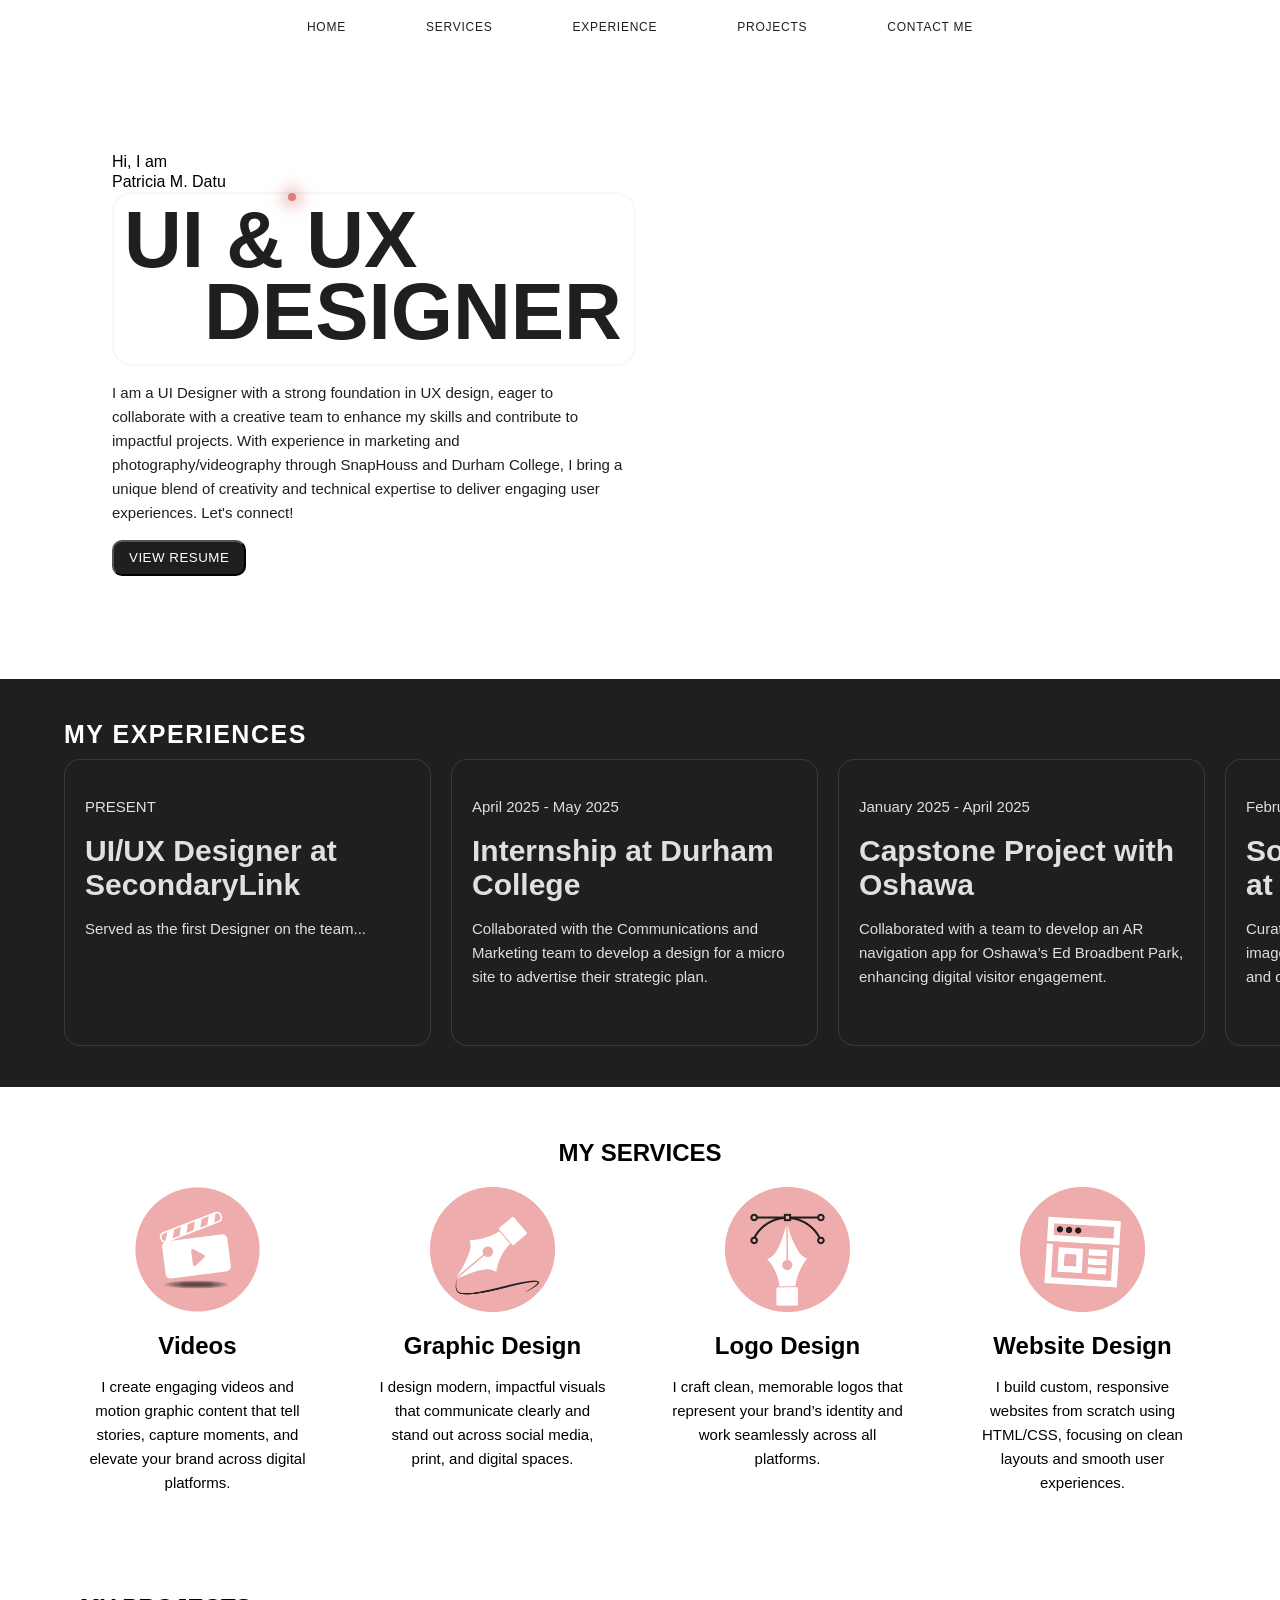
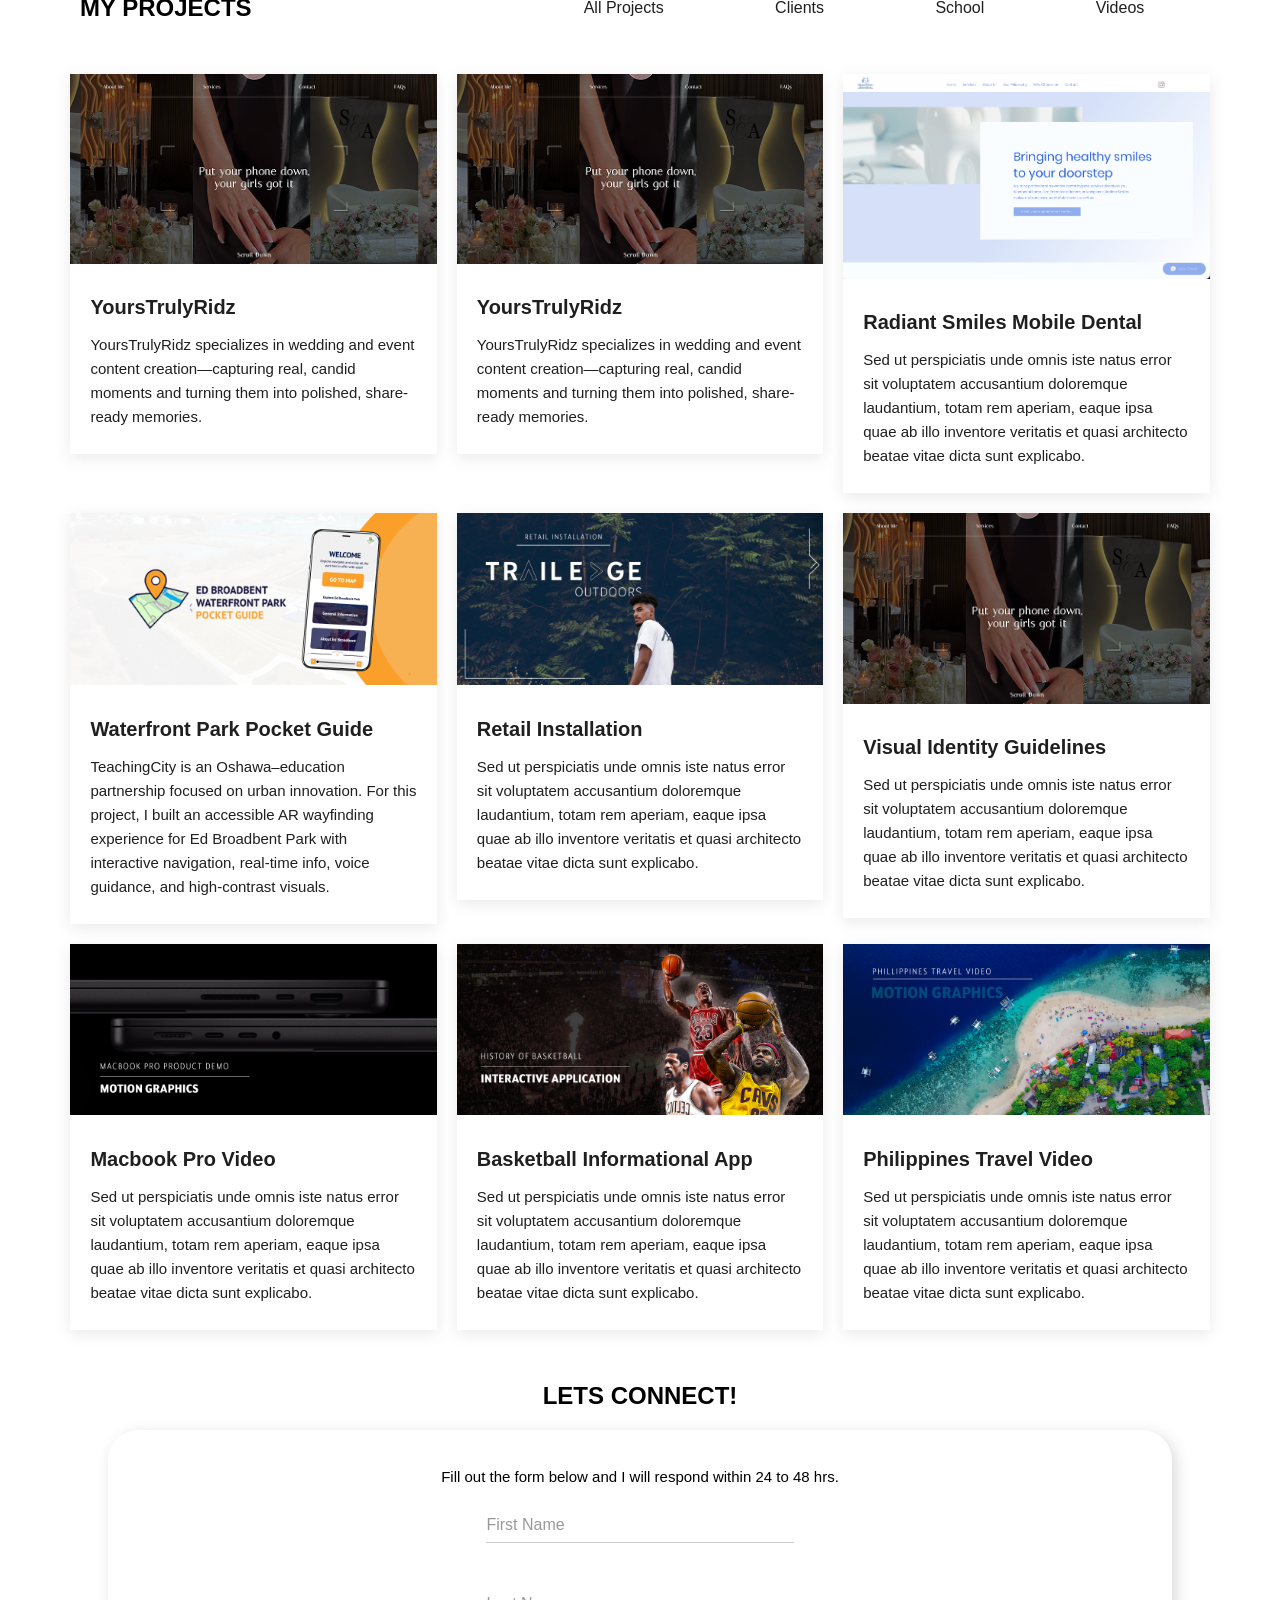
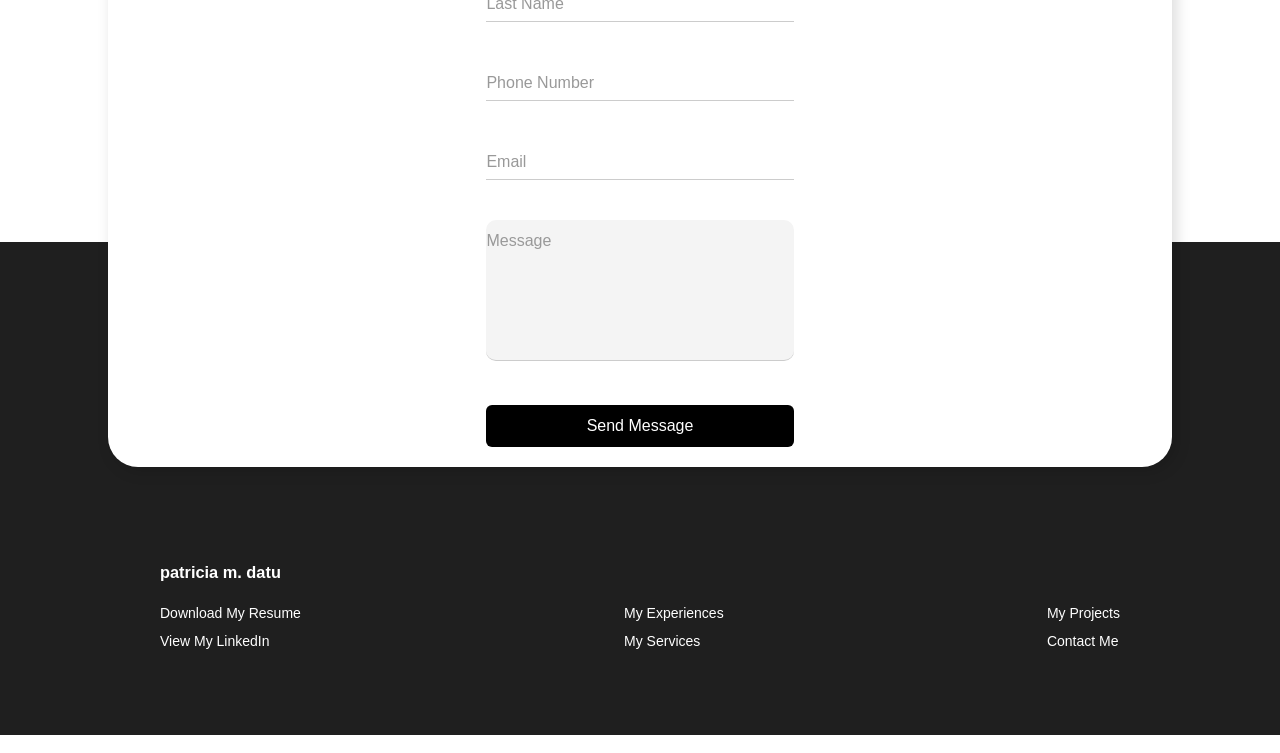
<file: index.html>
<!DOCTYPE html>
<html lang="en">
<head>
    <meta charset="UTF-8">
    <meta name="viewport" content="width=device-width, initial-scale=1.0">
    <title>Patricia M. Datu</title>

    <link href="https://fonts.googleapis.com/css2?family=Inter:wght@100..900&display=swap" rel="stylesheet">
    <link rel="stylesheet" href="styles.css">

</head>
<body>
    <header class="main-header">
        <div class="button"><a href="#home">HOME</a></div>
        <div class="button"><a href="#services">SERVICES</a></div>
        <div class="button"><a href="#experience">EXPERIENCE</a></div>
        <div class="button"><a href="#projects">PROJECTS</a></div>
        <div class="button"><a href="#contact">CONTACT ME</a></div>
    </header>

    <div class="mobile-menu home-btn"></div>
    <div class="mobile-header-title-container">
        <div class="button"><a href="#services">SERVICES</a></div>
        <div class="button"><a href="#experience">EXPERIENCE</a></div>
        <div class="button"><a href="#projects">PROJECTS</a></div>
        <div class="button"><a href="#contact">CONTACT ME</a></div>
    </div>

    <section class="landing-container" id="home">
        <video autoplay loop src="./assets/particles-bg.mp4" 
            style="width: 100vw;
            height: 100%;
            z-index: -1;
            position: absolute;
            left: 0 !important;
            opacity: 60%;"
        ></video>
        <div class="left-container"
        style="background-color: #ffffff99;
        padding: 2rem;
        border-radius: 30px;">
            <div id="landing-greeting">
                <div>Hi, I am</div>
                <div>Patricia M. Datu</div>

                <div class="ui-ux-designer">
                    <div>UI & UX</div>
                    <div class="indent">DESIGNER</div>
                </div>

                <p>I am a UI Designer with a strong foundation in UX design, eager to collaborate with a creative team to enhance my skills and contribute to impactful projects. With experience in marketing and photography/videography through SnapHouss and Durham College, I bring a unique blend of creativity and technical expertise to deliver engaging user experiences. Let's connect!</p>
                
                <button><a href="./assets/patriciamdatu_RESUME.pdf" target="_blank">VIEW RESUME</a></button>
            </div>
        </div>

        <div class="right-container">
            <!-- <img src="./assets/landing-headshot.png" alt=""> -->
        </div>
    </section>
        
    <section class="main-experiences-container" id="experience">
        <div class="title-container">
            <h1>MY EXPERIENCES</h1>
        </div>

        <div class="card-container">
            <div class="card" id="SecondaryLink-card">
                <p class="date">PRESENT</p>
                <h2 class="position">UI/UX Designer at SecondaryLink</h2>
                <p class="description">Served as the first Designer on the team...</p>
            </div>

            <div class="card" id="Internship-card">
                <p class="date">April 2025 - May 2025</p>
                <h2 class="position">Internship at Durham College</h2>
                <p class="description">Collaborated with the Communications and Marketing team to develop a design for a micro site to advertise their strategic plan.</p>
            </div>

            <div class="card" id="Capstone-card">
                <p class="date">January 2025 - April 2025</p>
                <h2 class="position">Capstone Project with Oshawa</h2>
                <p class="description">Collaborated with a team to develop an AR navigation app for Oshawa’s Ed Broadbent Park, enhancing digital visitor engagement.</p>
            </div>

            <div class="card" id="SocialMedia-card">
                <p class="date">February 2025 - May 2025</p>
                <h2 class="position">Social Media Assistant at Durham College</h2>
                <p class="description">Curating and publishing video content and images across Durham College’s social media and digital platforms.</p>
            </div>

            <div class="card" id="YoursTruly-card">
                <p class="date">November 2024 - Present</p>
                <h2 class="position">Freelance for YoursTrulyRidz</h2>
                <p class="description">Created a server through Web Hosting Canada and managing their custom website and emails.</p>
            </div>

            <div class="card" id="CMO-card">
                <p class="date">2024 - 2025</p>
                <h2 class="position">Chief Marketing Officer at SnapHouss</h2>
                <p class="description">Spearheaded marketing and brand strategies to expand SnapHouss' market presence.</p>
            </div>

            <div class="card" id="CreativeManager">
                <p class="date">2023 - 2024</p>
                <h2 class="position">Creative Manager at SnapHouss</h2>
                <p class="description">Directed visual content strategy, capturing and editing professional real estate media.</p>
            </div>

            <div class="card" id="Bestbuy">
                <p class="date">2021 - 2025</p>
                <h2 class="position">Sales Advisor at Best Buy Canada</h2>
                <p class="description">Increased revenue by 20% YoY through strategic sales and upselling techniques.</p>
            </div>
        </div>
    </section>

    <!-- EXPERIENCES START -->
    <div class="experience SecondaryLink">
        <div class="flex-1">
            <!-- Position -->
            <h1>UI/UX DESIGNER</h1>
            <!-- Comany Name -->
            <h3>AT SECONDARYLINK</h3>
            <!-- Same desc -->
            <p>Served as the first Designer on the team, establishing consistent branding and design standards across all products.</p>
        </div>

        <div class="flex-2">
            <li>Led the full website revamp (25+ pages and product tools), integrating successful features to improve user flow, accessibility, and AODA compliance.</li>
            <li>Created wireframes, mockups, and motion graphics using Figma, Illustrator, Photoshop, After Effects, and Premiere Pro; developed brand guides and color systems for visual consistency.</li>
            <li>Collaborated with developers by using HTML, CSS, and Angular, conducting design reviews, and providing feedback to ensure accurate implementation and usability.</li>
            <li>Organized design systems and version control in Notion, managed timelines, and aligned cross-functional teams to deLiver projects efficiently.</li>
        </div>
    </div>

    <div class="experience Internship">
        <div class="flex-1">
            <!-- Position -->
            <h1>INTERNSHIP</h1>
            <!-- Comany Name -->
            <h3>AT DURHAM COLLEGE</h3>
            <!-- Same desc -->
            <p>Served as the first Designer on the team, establishing consistent branding and design standards across all products.</p>
        </div>

        <div class="flex-2">
            <li>Created animated assets using After Effects and Lottie to enhance web compatibility.</li>
            <li>Used Figma, Photoshop, and Illustrator to create working prototypes.</li>
            <li>Assisting in the design, brainstorming, and partaking in the board meetings to represent a students perspective of their roll out plans.</li>
        </div>
    </div>

    <div class="experience Capstone">
        <div class="flex-1">
            <!-- Position -->
            <h1>CAPSTONE PROJECT</h1>
            <!-- Comany Name -->
            <h3>AT THE CITY OF OSHAWA</h3>
            <!-- Same desc -->
            <p>Collaborated with a team to develop an AR navigation app for Oshawa’s Ed Broadbent Park, enhancing digital visitor engagement.</p>
        </div>

        <div class="flex-2">
            <li>Used Figma to create Hi-fidelity/Low-fidelity wireframes, and working prototypes to present to the City of Oshawa.</li>
            <li>Managing content curation, metadata structuring, and UX design to optimize user experience.</li>
            <li>Created visually appealing signage that is meant to be displayed throughout the park by December 2025.</li>
            <li>Ensuring AODA compliance for accessibility and inclusivity across digital platforms.</li>
        </div>
    </div>    

    <div class="experience SocialMedia">
        <div class="flex-1">
            <!-- Position -->
            <h1>SOCIAL MEDIA</h1>
            <!-- Comany Name -->
            <h3>AT DURHAM COLLEGE</h3>
            <!-- Same desc -->
            <p>Curating and publishing video content and images across Durham College’s social media and digital platforms.</p>
        </div>

        <div class="flex-2">
            <li>Photographed/videographed events happening on campus.</li>
            <li>Used Adobe Premiere and After Effects to edit and enhance social media videos.</li>
            <li>Working closely with the Communications and Marketing team to execute content distribution strategies</li>
        </div>
    </div>   

    <div class="experience YoursTruly">
        <div class="flex-1">
            <!-- Position -->
            <h1>FREELANCE</h1>
            <!-- Comany Name -->
            <h3>FOR YOURSTRULYRIDZ</h3>
            <!-- Same desc -->
            <p>Created a server through Web Hosting Canada and managing their custom website and emails.</p>
        </div>

        <div class="flex-2">
            <li>Built the website from scratch with HTML, CSS, and Javascript and all assets using the Adobe Suite.</li>
            <li>Created a custom personalized digital album to deliver to their clients 24 hours after an event.</li>
            <li>I upload content to a custom url and deliver the content to the client the following morning.</li>
            <li>Designed the full branding from logo, social media posts, advertisements, custom invoices, client contracts, and partnership packages.</li>
        </div>
    </div>   
 
    <div class="experience CMO">
        <div class="flex-1">
            <!-- Position -->
            <h1>CHIEF MARKETING OFFICER</h1>
            <!-- Comany Name -->
            <h3>AT SNAPHOUSS</h3>
            <!-- Same desc -->
            <p>Spearheaded marketing and brand strategies to expand SnapHouss' market presence.</p>
        </div>

        <div class="flex-2">
            <li>Managed client relations, ensuring seamless communication and superior service.</li>
            <li>Led targeted outreach, established rapport with brokerages and increased SnapHouss market shares by 25% YoY</li>
            <li>Conducted virtual training and performance assessments for franchise partners to ensure quality standards and brand consistency.</li>
        </div>
    </div>   
 
    <div class="experience CreativeManager">
        <div class="flex-1">
            <!-- Position -->
            <h1>CREATIVE MANAGER</h1>
            <!-- Comany Name -->
            <h3>AT SNAPHOUSS</h3>
            <!-- Same desc -->
            <p>Directed visual content strategy, capturing and editing professional real estate media.</p>
        </div>

        <div class="flex-2">
            <li>Enhanced team efficiency by directing operational tasks such as; team schedules, invoicing, and workflow optimization</li>
            <li>Managed SnapHouss Toronto's communications, overseeing emails, calls, and client solutions while leading and coordinating the team.</li>
        </div>
    </div>   

    <div class="experience Bestbuy">
        <div class="flex-1">
            <!-- Position -->
            <h1>SALES ADVISOR</h1>
            <!-- Comany Name -->
            <h3>AT BEST BUY CANADA</h3>
            <!-- Same desc -->
            <p>Increased revenue by 20% YoY through strategic sales and upselling techniques.</p>
        </div>

        <div class="flex-2">
            <li>Provided expert guidance on Apple products as an Apple Master, driving brand growth.</li>
            <li>Delivered tailored customer solutions, ensuring high satisfaction and retention.</li>
        </div>
    </div>   

    <!-- EXPERIENCES END -->
    <section class="services-container" id="services">
        <h1>MY SERVICES</h1>

        <div class="card-container">
            <div class="service-card">
                <img style="width: 125px" src="./assets/video-icon.png" alt="">
                <h2>Videos</h2>
                <p>I create engaging videos and motion graphic content that tell stories, capture moments, and elevate your brand across digital platforms.</p>
            </div>

            <div class="service-card">
                <img style="width: 125px" src="./assets/design-icon.png" alt="">
                <h2>Graphic Design</h2>
                <p>I design modern, impactful visuals that communicate clearly and stand out across social media, print, and digital spaces.</p>
            </div>

            <div class="service-card">
                <img style="width: 125px" src="./assets/logo-icon.png" alt="">
                <h2>Logo Design</h2>
                <p>I craft clean, memorable logos that represent your brand’s identity and work seamlessly across all platforms.</p>
            </div>

            <div class="service-card">
                <img style="width: 125px" src="./assets/website-icon.png" alt="">
                <h2>Website Design</h2>
                <p>I build custom, responsive websites from scratch using HTML/CSS, focusing on clean layouts and smooth user experiences.</p>
            </div>
        </div>
    </section>

    <section id="projects">
        <div class="projects-header">
            <h1>MY PROJECTS</h1>

            <div id="links">
                <a href="">All Projects</a>
                <a href="">Clients</a>
                <a href="">School</a>
                <a href="">Videos</a>
            </div>
        </div>

    <div class="projects-grid">
        <div class="project-card Clients Videos" id="project1">
            <a href="./projects/yourstruly/index.html" target="_blank" class="project-preview">
                <img src="./images/project1-bg.png" alt="">
                <h2>YoursTrulyRidz</h2>
                <p>YoursTrulyRidz specializes in wedding and event content creation—capturing real, candid moments and turning them into polished, share-ready memories.</p>
            </a>
        </div>

        <div class="project-card Clients Videos" id="project1">
            <a href="./projects/yourstruly/index.html" target="_blank" class="project-preview">
                <img src="./images/project1-bg.png" alt="">
                <h2>YoursTrulyRidz</h2>
                <p>YoursTrulyRidz specializes in wedding and event content creation—capturing real, candid moments and turning them into polished, share-ready memories.</p>
            </a>
        </div>

    <div class="project-card Clients" id="project2">
        <a href="./projects/radiantsmiles/index.html" class="project-preview">
            <img src="./images/project2-bg.png" alt="">
            <h2>Radiant Smiles Mobile Dental</h2>
            <p>Sed ut perspiciatis unde omnis iste natus error sit voluptatem accusantium doloremque laudantium, totam rem aperiam, eaque ipsa quae ab illo inventore veritatis et quasi architecto beatae vitae dicta sunt explicabo.</p>
        </a>
    </div>

    <div class="project-card Clients School" id="project3">
        <a href="./projects/pocketguide/index.html" class="project-preview">
            <img src="./images/ed-broadbent.png" alt="">
            <h2>Waterfront Park Pocket Guide</h2>
            <p>TeachingCity is an Oshawa–education partnership focused on urban innovation. For this project, I built an accessible AR wayfinding experience for Ed Broadbent Park with interactive navigation, real-time info, voice guidance, and high-contrast visuals.</p>
        </a>
    </div>

    <div class="project-card Videos School" id="project4">
        <a href="" class="project-preview">
            <img src="./images/retail-installation-project.png" alt="">
            <h2>Retail Installation</h2>
            <p>Sed ut perspiciatis unde omnis iste natus error sit voluptatem accusantium doloremque laudantium, totam rem aperiam, eaque ipsa quae ab illo inventore veritatis et quasi architecto beatae vitae dicta sunt explicabo.</p>
        </a>
    </div>

    <div class="project-card School" id="project5">
        <a href="" class="project-preview">
            <img src="./images/project1-bg.png" alt="">
            <h2>Visual Identity Guidelines</h2>
            <p>Sed ut perspiciatis unde omnis iste natus error sit voluptatem accusantium doloremque laudantium, totam rem aperiam, eaque ipsa quae ab illo inventore veritatis et quasi architecto beatae vitae dicta sunt explicabo.</p>
        </a>
    </div>

    <div class="project-card School Video" id="project6">
        <a href="" class="project-preview">
            <img src="./images/macbook-project.png" alt="">
            <h2>Macbook Pro Video</h2>
            <p>Sed ut perspiciatis unde omnis iste natus error sit voluptatem accusantium doloremque laudantium, totam rem aperiam, eaque ipsa quae ab illo inventore veritatis et quasi architecto beatae vitae dicta sunt explicabo.</p>
        </a>
    </div>

    <div class="project-card School" id="project7">
        <a href="" class="project-preview">
            <img src="./images/kiosk-project.png" alt="">
            <h2>Basketball Informational App</h2>
            <p>Sed ut perspiciatis unde omnis iste natus error sit voluptatem accusantium doloremque laudantium, totam rem aperiam, eaque ipsa quae ab illo inventore veritatis et quasi architecto beatae vitae dicta sunt explicabo.</p>
        </a>
    </div>

    <div class="project-card School" id="project8">
        <a href="" class="project-preview">
            <img src="./images/travel-video.png" alt="">
            <h2>Philippines Travel Video</h2>
            <p>Sed ut perspiciatis unde omnis iste natus error sit voluptatem accusantium doloremque laudantium, totam rem aperiam, eaque ipsa quae ab illo inventore veritatis et quasi architecto beatae vitae dicta sunt explicabo.</p>
        </a>
    </div>


    </section>
    <section id="contact">
        <h1 style="text-align: center;">LETS CONNECT!</h1>  

        <div class="contact-container">
                    <p>Fill out the form below and I will respond within 24 to 48 hrs.</p>

                    <div class="contact-me-success">
                        <h3>Thank you for your inquiry! I will respond within 24-48 hours. <br> - pmd</h3>              
                    </div>

                    <div class="form-container">
                        <div class="form">
                            <form id="contact-form" method="post" class="contact-form">

                            <div class="form-group">
                                <input placeholder="" type="text" id="first_name" name="first_name" required>
                                <label for="first_name">First Name</label>
                            </div>

                            <div class="form-group">
                                <input placeholder="" type="text" id="last_name" name="last_name" required>
                                <label for="last_name">Last Name</label>
                            </div>

                            <div class="form-group">
                                <input placeholder="" type="tel" id="phone" name="phone" required>
                                <label for="phone">Phone Number</label>
                            </div>

                            <div class="form-group">
                                <input placeholder="" type="email" id="email" name="email" required>
                                <label for="email">Email</label>
                            </div>

                            <div class="form-group message textarea-group">
                                <textarea placeholder="" id="message" name="message" required></textarea>
                                <label for="message">Message</label>
                            </div>

                            <input type="submit" id="submit-button" value="Send Message">
                            </form>
                        </div>
                    </div>            
        </div>

        <div class="footer-form-bg"></div>
    </section>

    <footer>
        <h3>patricia m. datu</h3>

        <div class="footer-links">
            <div class="col">
                <a href="./assets/patriciamdatu_RESUME.pdf" target="_blank">Download My Resume</a>
                <a href="https://www.linkedin.com/in/patriciamdatu" target="_blank">View My LinkedIn</a>
            </div>    
            
            <div class="col">                
                <a href="#">My Experiences</a>
                <a href="#">My Services</a>
            </div>
                        
            <div class="col">                
                <a href="#">My Projects</a>
                <a href="#contact">Contact Me</a>
            </div>
        </div>

    </footer>

  <script src="main.js"></script>
</body>
</html>
</file>
<file: styles.css>
@import url('https://fonts.googleapis.com/css2?family=Inter:wght@100..900&display=swap');

html {
    scroll-behavior: smooth;
}

body {
  font-family: 'Outfit', sans-serif !important;
  overflow-x: hidden;
  margin: 0 !important;
}

a {
    text-decoration: none;
    line-height: 200%
}

p {
    font-size: 15px !important;
    line-height: 1.5rem !important;
}

.mobile-header-title-container {
    overflow: hidden;
    max-height: 0;
    opacity: 0;
    transform: translateY(-10px);
    transition: max-height 0.4s ease, opacity 0.3s ease, transform 0.3s ease;

    background-color: #fffffff6;
    box-shadow: 0 20px 15px rgba(0, 0, 0, 0.05);

    width: 100vw;
    z-index: 1001;
    position: absolute;
    text-align: center;
    backdrop-filter: blur(100px);

    a {
        line-height: 2.5rem;
        color: #1F1F1F !important;
    }
}

.mobile-header-title-container.show {
    opacity: 1;
    transform: translateY(0);
}

/* DELETE-START */
#icon-placeholder {
    height: 125px;
    width: 125px;
    background-color: #DD7D7D;
    border-radius: 100px;
}
/* DELETE-END */

#landing-greeting button:hover {
    background-color: #333 !important;
    transition: ease 0.2s;
    cursor: pointer;
}

.main-header {
    display: flex;
    justify-content: center;
    gap: 5rem;
    align-items: center;

    width: 100%;
    z-index: 1000;
    padding: 10px 0;
    margin-top: 5px;

    a {
        color: #1f1f1f;
        letter-spacing: 0.75px;
        font-size: 12px;
    }

    a:hover {
        color: #DD7D7D;
        
        transition: ease;
        transition-duration: 0.15s;
    }

    .button:hover {
        color: #DD7D7D;
        border-bottom: 1.5px solid #1f1f1f;

        transition: ease;
        transition-duration: 0.15s;

        cursor: pointer;
    }
}

.landing-container {
    display: flex;
    align-items: center;
    flex-direction: row;
    gap: 10vw;

    height: 70vh;
    width: 100vw;

    padding: 0 5rem;

    #landing-greeting {
        width: 40vw;
        line-height: 125%;
    }

    /* START */
.ui-ux-designer {
    position: relative; /* for dot positioning */
    color: #1f1f1f;
    font-size: 5rem;
    font-weight: bolder;
    line-height: 90%;
    border: 2px solid #00000008;
    border-radius: 20px;
    padding: 10px;
    width: 500px;  /* needed for JS calculations */
    height: 150px; /* needed for JS calculations */
}

.ui-ux-designer .indent {
    padding-left: 5rem;
}

/* Dot style */
.moving-dot {
    position: absolute;
    width: 8px;
    height: 8px;
    background-color: #DD7D7D;
    border-radius: 50%;
    top: 0;
    left: 0;
    box-shadow: 0 0 15px 5px rgba(221, 125, 125, 0.6); /* glow effect */

}


    /* END */
    
    p {
        line-height: 130%;
        font-size: 16px;
        color: #1f1f1f;
    }

    .right-container {
        width: 60vw;
    }

    button {
        background-color: #1f1f1f;
        padding: 0 15px;
        border-radius: 10px;

        a {
            color: #ffff;
            line-height: 2rem;
            letter-spacing: 0.5px;
        }
    }

}
/* START */
.main-experiences-container {
    background-color: #1f1f1f;
    padding-left: 4rem;
    padding-bottom: 25px;

    /* background-image: url(./assets/black-bg.svg);
    background-position: center center;
    background-size: cover;
    background-repeat: no-repeat; */

    h1 {
        color: #ffff;
        font-size: 25px;
        letter-spacing: 1.5px;
        line-height: 200%;
        padding-top: 30px;
        margin: 0;
    }

    .card-container {
        display: flex;           
        gap: 20px;
        overflow-x: auto;        
        padding-bottom: 1rem;    
        scroll-behavior: smooth;

        scroll-snap-type: x mandatory;
    }

    /* hide scrollbar for cleaner look */
    .card-container::-webkit-scrollbar {
        display: none;
    }
    .card-container {
        -ms-overflow-style: none; 
        scrollbar-width: none; 
    }

    .card-container .card {
        flex-shrink: 0;          
        scroll-snap-align: start;
        width: 325px;
        height: 245px;
        padding: 20px;

        cursor: pointer;

        mix-blend-mode: exclusion;

        background: rgba(0, 0, 0, 0.44);
        border-radius: 16px;
        box-shadow: 0 4px 30px rgba(0, 0, 0, 0.1);
        backdrop-filter: blur(7.7px);
        -webkit-backdrop-filter: blur(7.7px);
        border: 1px solid rgba(255, 255, 255, 0.14);

        p {
            color: #ffff;
            font-size: 14px;
        }

        h2 {
            color: #ffff;
            font-size: 30px;
            margin: 0;
        }
    }

    .card:hover {
        box-shadow: 0 4px 30px rgba(255, 255, 255, 0.1);
        border: 1.2px solid #ffffffb6;
        transition: ease 0.3s;
    }
}

.experience {
    max-height: 0;
    overflow: hidden;
    padding: 0;
    opacity: 0;
    transform: translateY(-20px);
    transition: max-height 0.5s ease, padding 0.5s ease, opacity 0.5s ease, transform 0.5s ease;

    display: flex;
    flex-direction: row;
    justify-content: space-between;

    z-index: -1;

    .flex-1 {
        width: 40%;
        font-weight: 300;
    }

    .flex-2 {
        width: 50%;
        font-size: 15px;
        line-height: 150%;
        margin: 10px 0;
        font-weight: 300;

    }
    
    li {
        padding: 5px 0;
    }

    h1 {
        margin: 0!important;
    }

    h3 {
        margin-top: 10px;
        color: #BFBFBF;
        font-weight: 400;
    }
}

.experience.show {
    z-index: -1;
    padding: 4rem 5rem;
    opacity: 1;
    transform: translateY(0);
    background-color: #F8F8F8;
     box-shadow: 0 8px 20px rgba(0, 0, 0, 0.08);
}



/* END */
.services-container {
    display: flex;
    justify-content: center;
    align-items: center;
    flex-direction: column;

    padding: 2rem 5rem;

    .card-container {
        display: flex;
        flex-direction: row;
        gap: 60px;
    }

    .service-card {
        width: 25%;
        display: flex;
        flex-direction: column;
        align-items: center;
        text-align: center;
    }

    h2 {
        margin-bottom: 0;
    }
}

#projects {
    .projects-header {
        display: flex;
        flex-direction: row;
        justify-content: space-between;

        padding: 2rem 5rem;
    }

    #links {
        display: flex;
        justify-content: space-around;
        align-items: center;
        width: 60%;
    }

    a {
        transition: ease-in-out 0.2ms;
        color: #1f1f1f;
    }

    a:hover {
        border-top: #DD7D7D solid 1px;
        color: #939393;
    }
}

.projects-grid {
    display: grid;
    grid-template-columns: repeat(3, 1fr);
    gap: 20px;
    justify-items: start;
    align-items: start;      

    width: 89%;
    margin: 0 auto;
    margin-bottom: 2rem;
}

.project-card {
    /* box-shadow: 0 4px 12px rgba(0, 0, 0, 0.08); */
    cursor: pointer;
    transition: ease-in-out 2ms;

    transition: opacity 0.1s ease;
    opacity: 1;
    position: relative;

    box-shadow: 0 4px 15px rgba(0, 0, 0, 0.086);

    img {
        width: 100%;
    }
}

.project-card.hide {
    opacity: 0;
    pointer-events: none;
    position: absolute; 
}

.project-card:hover {
    box-shadow: 0 4px 20px rgba(0, 0, 0, 0.148);
    scale: 101%;

    transition: ease-in-out 0.1s;

}

.project-preview {
    height: 40%;

    h2 {
        padding: 0 20px;
        margin-bottom: 10px !important;
        font-size: 20px;
    }

    p {
        padding: 0 20px;
        margin-top: 0;
        font-size: 14px;
        font-weight: 300;
        margin-bottom: 25px;
        line-height: 1rem;
    }
}

#contact {
    display: flex;
    justify-content: end;
    align-items: center;
    flex-direction: column;

    text-align: center;
}

.contact-container {
    background-color: #ffff;
    box-shadow: 4px 4px 15px rgba(0, 0, 0, 0.148);
    border-radius: 30px;

    width: 80%;
    padding: 20px;
}

.form-container {
    display: flex;
    align-items: center;
    justify-content: flex-end;
    flex-direction: column;
    width: 100%;
}

.contact-form {
  max-width: 600px;
  margin: 0 auto;
  display: flex;
  flex-direction: column;
  gap: 20px;
}

.contact-me-success {
    display: none;
}

.form {
    width: 30%;
}

.form-group {
  position: relative;
  margin-bottom: 20px;
}

.form-group input,
.form-group textarea {
  width: 100%;
  border: none;
  border-bottom: 1px solid #ccc;
  font-size: 16px;
  padding: 12px 0 8px 0;
  background: none;
  outline: none;
  transition: all 0.2s ease;
  resize: none;
}

/* Label positioning */
.form-group label {
  position: absolute;
  top: 12px;
  left: 0;
  font-size: 16px;
  color: #999;
  pointer-events: none;
  transition: all 0.2s ease;
}

/* When input is focused or has text */
.form-group input:focus + label,
.form-group input:not(:placeholder-shown) + label,
.form-group textarea:focus + label,
.form-group textarea:not(:placeholder-shown) + label {
  top: -8px;
  font-size: 12px;
  color: #d87d7d; /* highlight color */
}

textarea {
  min-height: 120px;
}

.message textarea{
    background-color: #f4f4f4;
    border-radius: 10px;
}

#submit-button {
  background-color: #000;
  color: #fff;
  padding: 12px 20px;
  border: none;
  border-radius: 6px;
  cursor: pointer;
  font-size: 16px;
  transition: background-color 0.2s ease;
}

#submit-button:hover {
  background-color: #333 !important;
}

.footer-form-bg {
    height: 25vh;
    position: absolute;
    background-color: #1F1F1F;
    width: 100%;
    display: flex;

    z-index: -1;
}

footer {
    background-color: #1F1F1F;
    color: #ffff;
    font-size: 14px;
    padding: 5rem 10rem;


    .footer-links {
        display: flex;
        flex-direction: row;
        justify-content: space-between;

        max-width: 1500px;
    }

    a{
        color: #ffff;

        transition: ease 0.2s;
    }

    a:hover{
        color: #cfa3a3;
    }

    .col {
        display: flex;
        flex-direction: column;
    }
}

@media screen and (max-width: 769px) {
.main-header {
    display: none;
}

.mobile-menu {
    display: block;
    width: 75px;
    height: 75px;
    background-color: #d87d7d;
    /* TEMPORARY START */
    margin: 20px;
    border-radius: 100px;
}

.landing-container {
    flex-direction: column;
    padding: 2rem 0;
    justify-content: flex-end;
    height: auto;
    width: 90%;
    margin: 0 auto;

    img {
        display: none;
    }

    .left-container {
        width: 100%;
    }

    .right-container {
        display: none;
    }

    #landing-greeting{
        width: 100%;
        padding-bottom: 2rem;

        p {
            width: 90%;
            font-size: 15px;        
        }
    }

    .ui-ux-designer {
        width: 350px;
        font-size: 3.5rem;
        height: 100px;

        margin: 25px 0px;

        .indent {
            padding-left: 3rem;
        }
    }
}

.main-experiences-container {
    padding-left: 1rem;
}

.experience.show {
    padding: 2rem 1rem !important;
}

.experience {
    flex-direction: column;
    
    .flex-1 {
        width: 100%;

        h1 {
            font-size: 25px;
        }
    }

    .flex-2 {
        width: 90%;
        padding: 0 2rem;
        font-size: 14px;
    }
}

.services-container{
    padding: 2rem 1rem;

    .card-container {
        flex-direction: column !important;
        gap: 50px;
        text-align: center;
        justify-content: center;
    }

    .service-card {
        width: 100%;
        display: flex;
        flex-direction: column;
        align-items: center;
        justify-content: center;
        font-weight: 300;

        h2 {
            margin-bottom: 0;
        }

        p {
            margin-top: 5px;
        }
    }
}

.projects-grid {
    grid-template-columns: repeat(1, 1fr);
}

#projects{
    text-align: center;

    .projects-header {
        flex-direction: column;
        padding: 2rem 1rem;
    }    

    #links {
        width: 100%;
    }
}

.form {
    width: 85%;
    padding-top: 1rem;
}

footer {
    padding: 3rem 1rem;
    text-align: center;

    .footer-links {
        flex-direction: column;
    }

    h3 {
        font-size: 2rem;
        font-weight: 400;
        padding-top: 0;
    }

    a {
        line-height: 2rem;
    }
}

}
</file>
